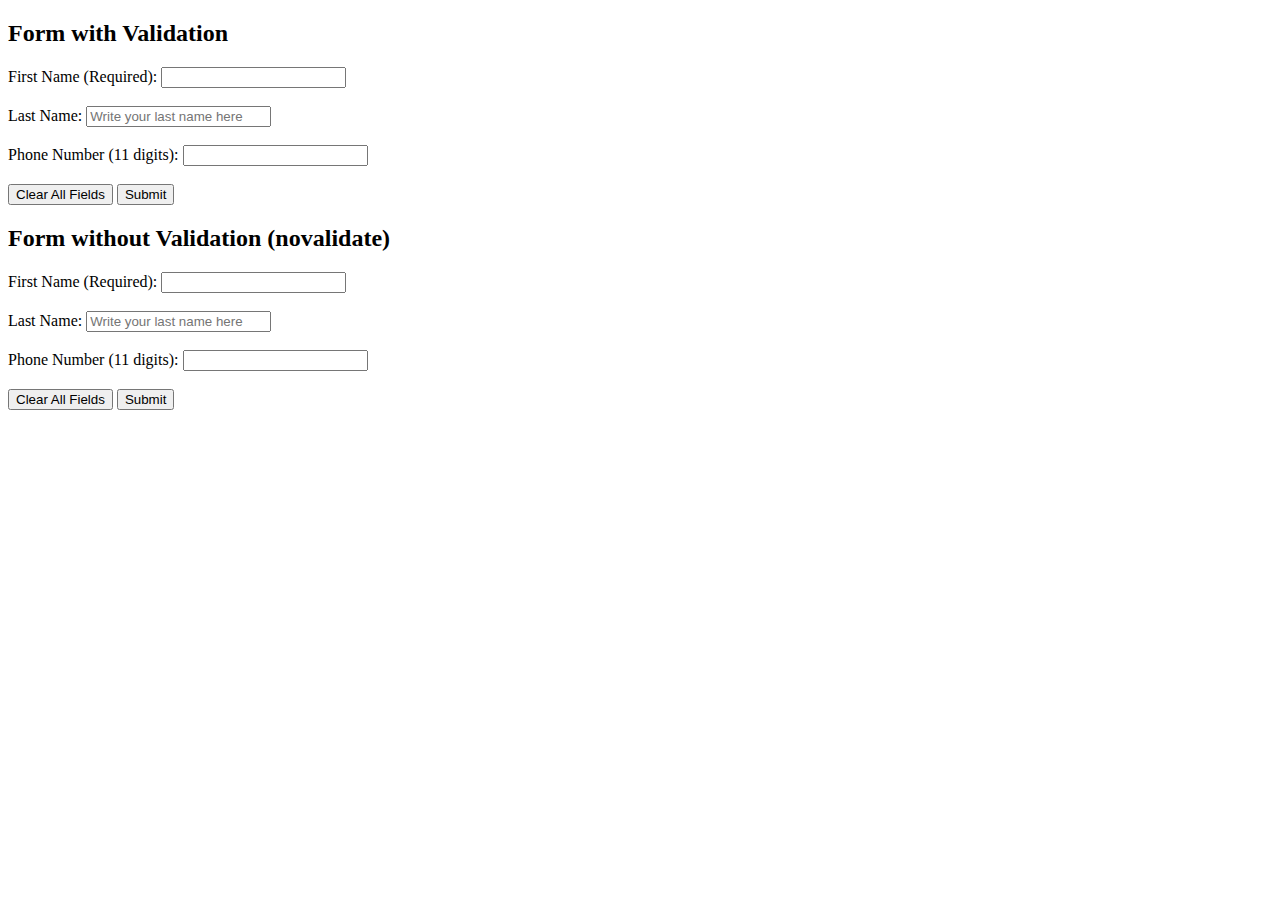
<file: task1/index.html>
<!DOCTYPE html>
<html lang="ar">

<head>
    <meta charset="UTF-8">
    <meta name="viewport" content="width=device-width, initial-scale=1.0">
    <title>Forms</title>
</head>

<body>
    <h2>Form with Validation</h2>

    <!-- First form with validation -->
    <form action="send.php" method="POST" id="validatedForm">
        
        <label for="firstName">First Name (Required):</label>
        <input type="text" id="firstName" name="firstName" required><br><br>

        <label for="lastName">Last Name:</label>
        <input type="text" id="lastName" name="lastName" placeholder="Write your last name here"><br><br>

        <label for="phoneNumber">Phone Number (11 digits):</label>
        <input type="text" id="phoneNumber" name="phoneNumber" pattern="\d{11}" title="Must be exactly 11 digits"
            required><br><br>

        <button type="button" onclick="clearForm()">Clear All Fields</button>
        <button type="submit" onclick="encryptData()">Submit</button>
   
    </form>

    <h2>Form without Validation (novalidate)</h2>

    <!-- Second form without validation (novalidate) -->
    <form action="send.php" method="POST" id="novalidateForm" novalidate>
        
        <label for="firstName2">First Name (Required):</label>
        <input type="text" id="firstName2" name="firstName" required><br><br>

        <label for="lastName2">Last Name:</label>
        <input type="text" id="lastName2" name="lastName" placeholder="Write your last name here"><br><br>

        <label for="phoneNumber2">Phone Number (11 digits):</label>
        <input type="text" id="phoneNumber2" name="phoneNumber" pattern="\d{11}" title="Must be exactly 11 digits"
            required><br><br>

        <button type="button" onclick="clearForm('novalidateForm')">Clear All Fields</button>
        <button type="submit" onclick="encryptData('novalidateForm')">Submit</button>
    
    </form>
    <script src="main.js"></script>
</body>

</html>
</file>
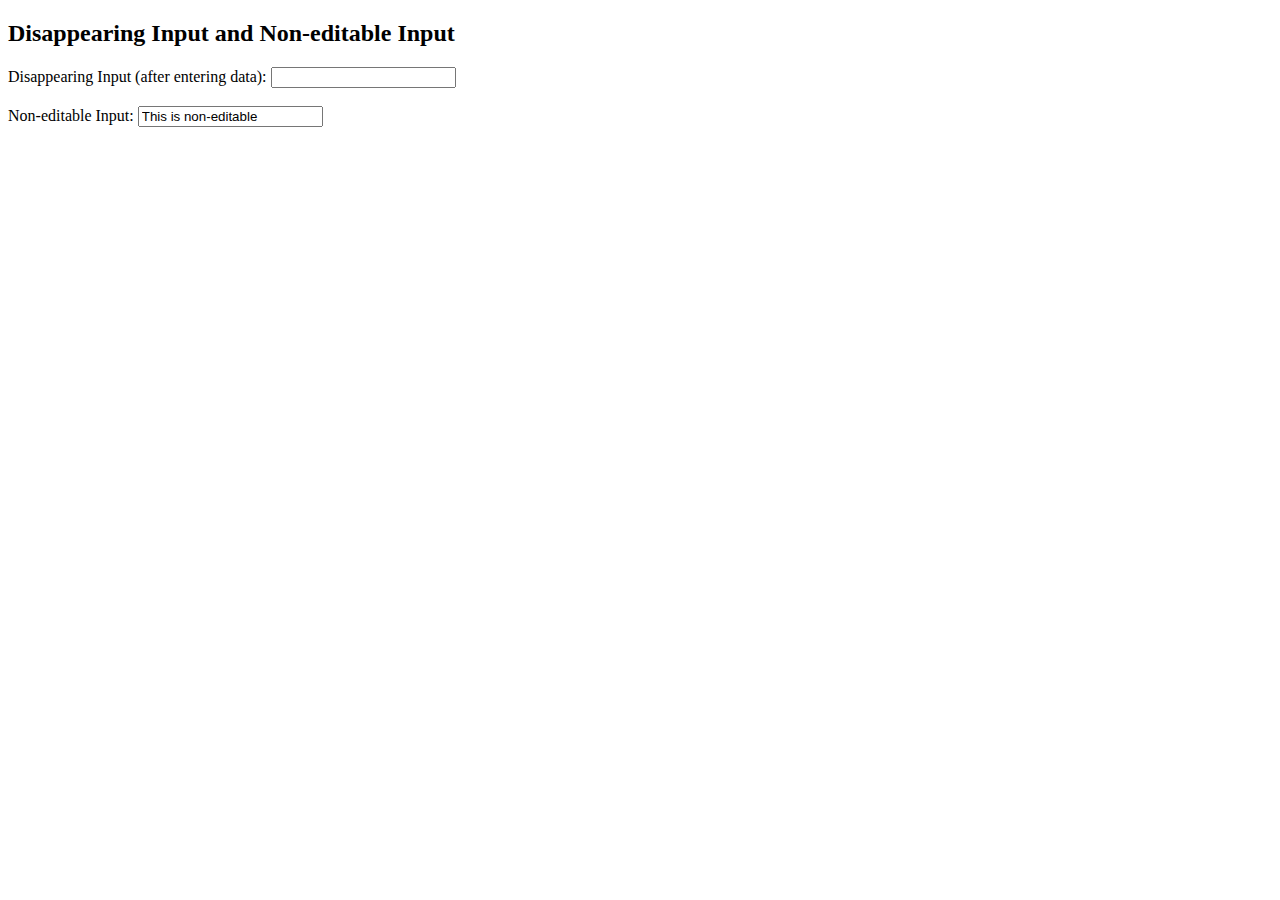
<file: task2/index.html>
<!DOCTYPE html>
<html lang="ar">
<head>
    <meta charset="UTF-8">
    <meta name="viewport" content="width=device-width, initial-scale=1.0">
    <title>Disappearing and Non-editable Input</title>
</head>
<body>
    <h2>Disappearing Input and Non-editable Input</h2>

    <!-- Disappearing Input -->
    <label for="disappearingInput">Disappearing Input (after entering data):</label>
    <input type="text" id="disappearingInput" oninput="hideInput()"><br><br>

    <!-- Non-editable Input -->
    <label for="nonEditableInput">Non-editable Input:</label>
    <input type="text" id="nonEditableInput" value="This is non-editable" readonly><br><br>

<script src="main.js"></script>
</body>
</html>
</file>
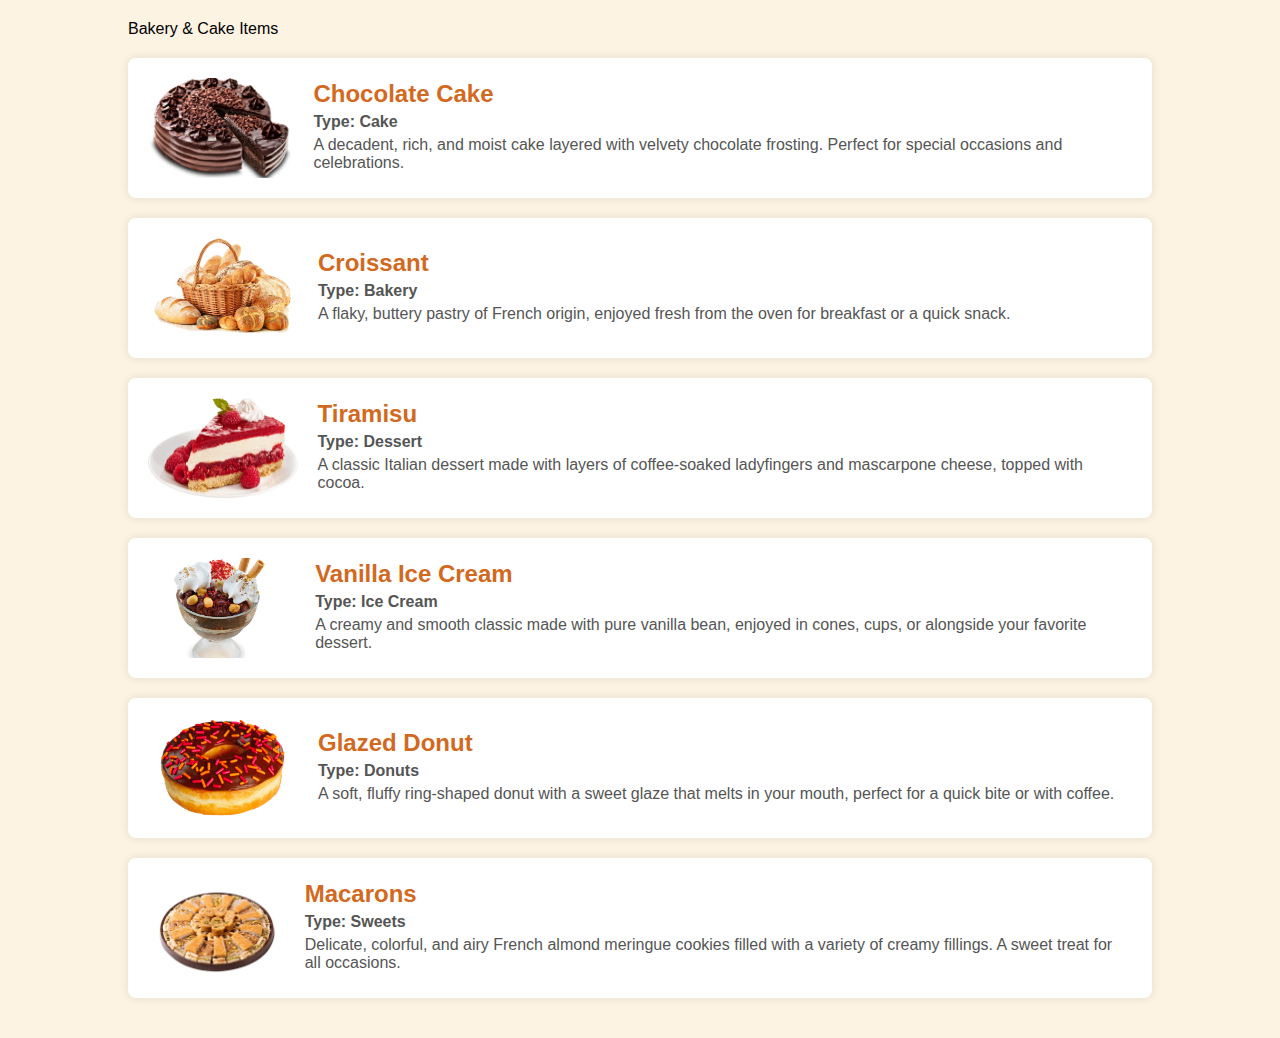
<file: task3/index.html>
<!DOCTYPE html>
<html lang="en">

<head>
    <meta charset="UTF-8">
    <meta name="viewport" content="width=device-width, initial-scale=1.0">
    <link rel="stylesheet" href="style.css">
    <title>Bakery & Cake Showcase</title>
</head>

<body>
    <div class="container">
        <caption>Bakery & Cake Items</caption>

        <!-- Item 1: Cake -->
        <div class="item">
            <img src="imgs/cake.png" alt="Chocolate Cake">
            <div class="item-details">
                <h2>Chocolate Cake</h2>
                <p class="item-type">Type: Cake</p>
                <p>A decadent, rich, and moist cake layered with velvety chocolate frosting. Perfect for special occasions and celebrations.</p>
            </div>
        </div>

        <!-- Item 2: Bakery -->
        <div class="item">
            <img src="imgs/bakery.png" alt="Croissant">
            <div class="item-details">
                <h2>Croissant</h2>
                <p class="item-type">Type: Bakery</p>
                <p>A flaky, buttery pastry of French origin, enjoyed fresh from the oven for breakfast or a quick snack.</p>
            </div>
        </div>

        <!-- Item 3: Dessert -->
        <div class="item">
            <img src="imgs/dessert.png" alt="Tiramisu">
            <div class="item-details">
                <h2>Tiramisu</h2>
                <p class="item-type">Type: Dessert</p>
                <p>A classic Italian dessert made with layers of coffee-soaked ladyfingers and mascarpone cheese, topped with cocoa.</p>
            </div>
        </div>

        <!-- Item 4: Ice Cream -->
        <div class="item">
            <img src="imgs/icecream.png" alt="Vanilla Ice Cream">
            <div class="item-details">
                <h2>Vanilla Ice Cream</h2>
                <p class="item-type">Type: Ice Cream</p>
                <p>A creamy and smooth classic made with pure vanilla bean, enjoyed in cones, cups, or alongside your favorite dessert.</p>
            </div>
        </div>

        <!-- Item 5: Donuts -->
        <div class="item">
            <img src="imgs/donuts.png" alt="Glazed Donut">
            <div class="item-details">
                <h2>Glazed Donut</h2>
                <p class="item-type">Type: Donuts</p>
                <p>A soft, fluffy ring-shaped donut with a sweet glaze that melts in your mouth, perfect for a quick bite or with coffee.</p>
            </div>
        </div>

        <!-- Item 6: Sweets -->
        <div class="item">
            <img src="imgs/sweets.png" alt="Macarons">
            <div class="item-details">
                <h2>Macarons</h2>
                <p class="item-type">Type: Sweets</p>
                <p>Delicate, colorful, and airy French almond meringue cookies filled with a variety of creamy fillings. A sweet treat for all occasions.</p>
            </div>
        </div>

    </div>
</body>

</html>
</file>
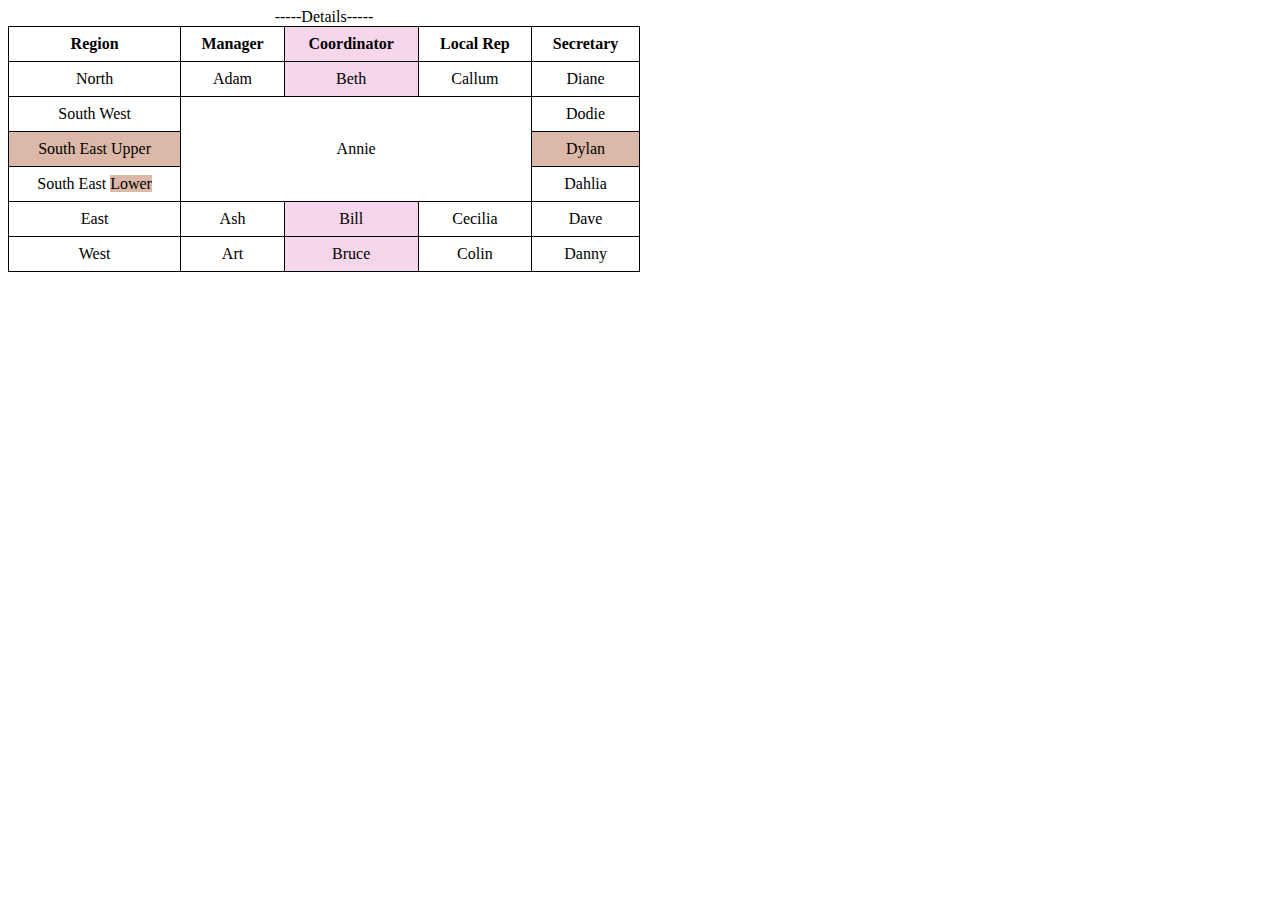
<file: task4/index.html>
<!DOCTYPE html>
<html lang="ar">

<head>
    <meta charset="UTF-8">
    <meta name="viewport" content="width=device-width, initial-scale=1.0">
    <title>Person Details Table</title>
    <style>
        table {
            width: 50%;
            border-collapse: collapse;
            text-align: center;
        }
        
        th,
        td {
            border: 1px solid;
            padding: 8px;
        }

        .bg-coordinator,
        .bg-beth,
        .bg-bill,
        .bg-bruce {
            background-color: rgb(245, 214, 234);
        }

        .bg-south-east-upper,
        .bg-dylan,
        .bg-lower {
            background-color: rgb(219, 184, 167);
        }
    </style>
</head>

<body>
    <table>
        <caption> -----Details-----</caption>
        <thead>
            <tr>
                <th>Region</th>
                <th>Manager</th>
                <th class="bg-coordinator">Coordinator</th>
                <th>Local Rep</th>
                <th>Secretary</th>
            </tr>
        </thead>
        <tbody>
            <tr>
                <td>North</td>
                <td>Adam</td>
                <td class="bg-coordinator bg-beth">Beth</td>
                <td>Callum</td>
                <td>Diane</td>
            </tr>
            <tr>
                <td>South West</td>
                <td rowspan="3" colspan="3">Annie</td>
                <td>Dodie</td>
            </tr>
            <tr>
                <td class="bg-south-east-upper">South East Upper</td>
                <td class="bg-dylan">Dylan</td>
            </tr>
            <tr>
                <td>South East <span class="bg-lower">Lower</span></td>
                <td>Dahlia</td>
            </tr>
            <tr>
                <td>East</td>
                <td>Ash</td>
                <td class="bg-coordinator bg-bill">Bill</td>
                <td>Cecilia</td>
                <td>Dave</td>
            </tr>
            <tr>
                <td>West</td>
                <td>Art</td>
                <td class="bg-coordinator bg-bruce">Bruce</td>
                <td>Colin</td>
                <td>Danny</td>
            </tr>
        </tbody>
    </table>
</body>

</html>
</file>
<file: task3/style.css>
body {
    font-family: Arial, sans-serif;
    background-color: #fdf3e3;
    margin: 0;
    padding: 0;
}

.container {
    width: 80%;
    margin: 0 auto;
    overflow: hidden;
    padding: 20px;
}

.item {
    background: #fff;
    border-radius: 8px;
    box-shadow: 0 0 10px rgba(0, 0, 0, 0.1);
    margin: 20px 0;
    padding: 20px;
    display: flex;
    align-items: center;
}

.item img {
    border-radius: 8px;
    width: 150px;
    height: 100px;
    object-fit: cover;
}

.item-details {
    margin-left: 20px;
}

.item h2 {
    margin: 0;
    font-size: 1.5em;
    color: #d2691e;
}

.item p {
    margin: 5px 0;
    color: #555;
}

.item-type {
    font-weight: bold;
    color: #333;
}

caption {
    font-size: 1.8em;
    margin-bottom: 20px;
    color: #d2691e;
    text-align: center;
    display: block;
}
</file>
